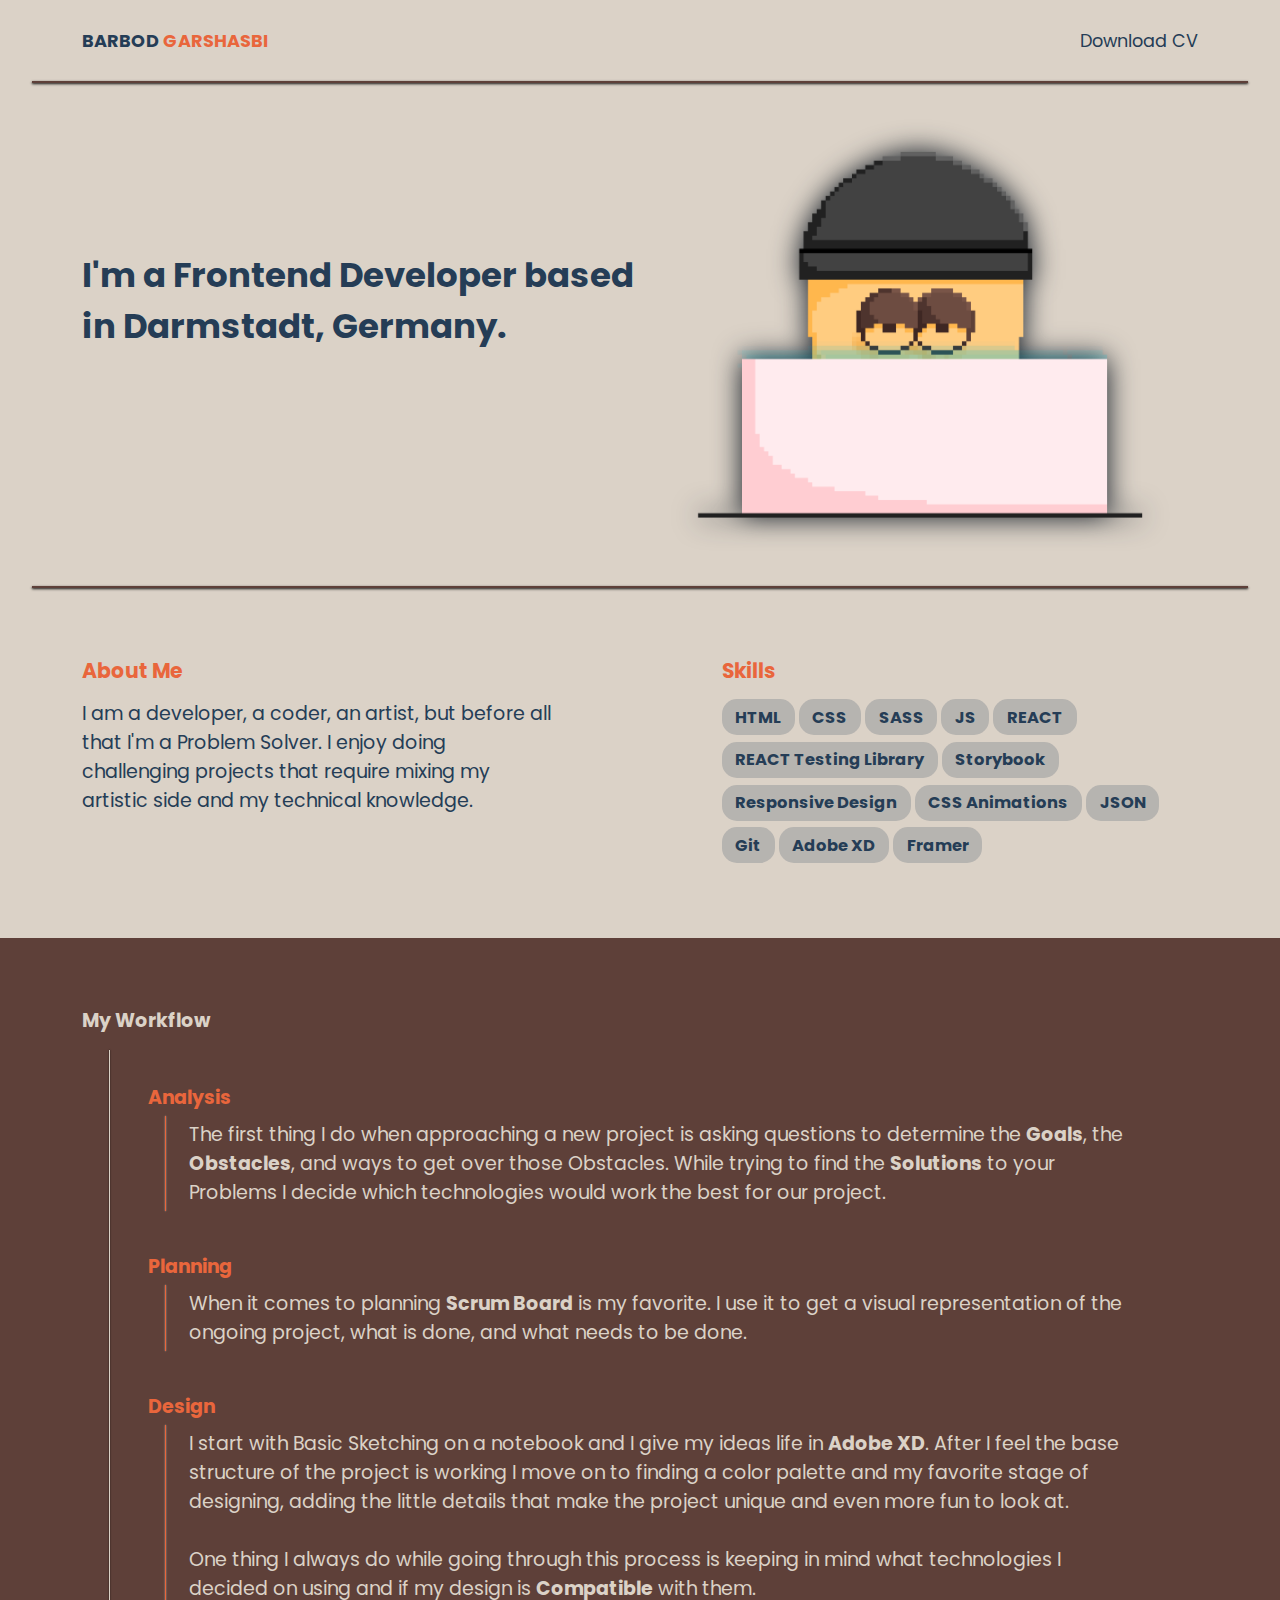
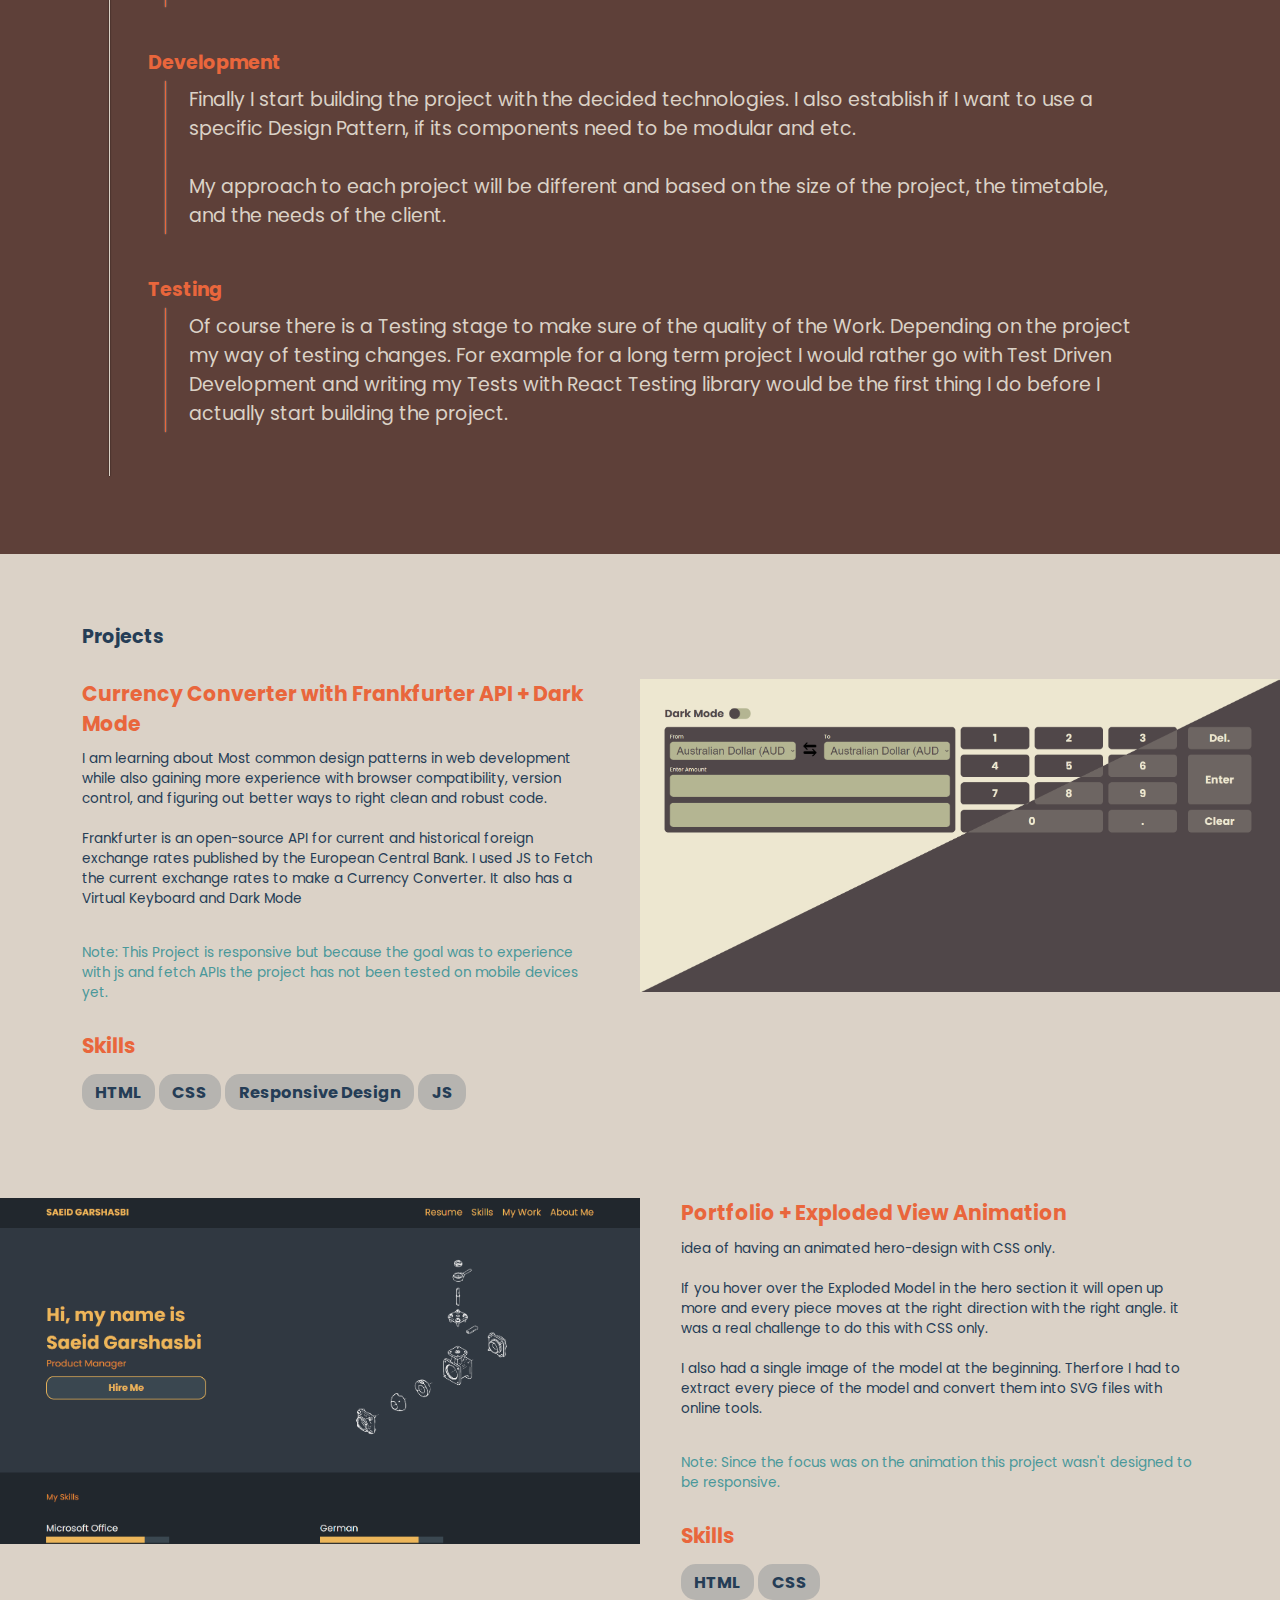
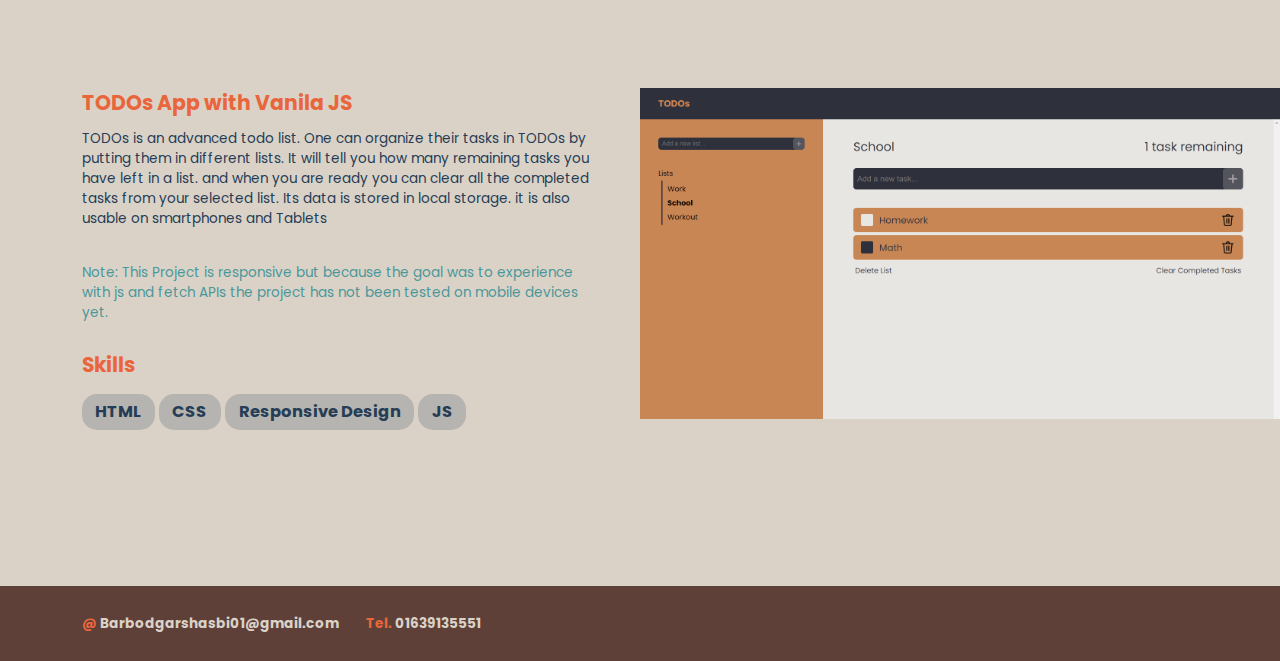
<file: index.html>
<!DOCTYPE html>
<html lang="en">
<head>
    <meta charset="UTF-8">
    <meta http-equiv="X-UA-Compatible" content="IE=edge">
    
    <meta name="viewport" content="width=device-width, maximum-scale=1.0">
    <title>Barbod Garshasbi</title>
    <link rel="stylesheet" href="css/main.css?v=D23012022T1624">
</head>
<body>
    <header class="header">
        <div class="header__container">
            <a href="index.html" class="header__logo">Barbod <span class="header__logo--color-primary">Garshasbi</span></a>
            <ul class="header__ul">
                <li class="header__li"><a href="Files/Barbod-Garshasbi-CV.pdf" class="header__download-cv-btn">Download CV</a></li>
            </ul>
        </div>
    </header>
    
    
    <section class="hero">
        <div class="divider-bar"></div>
        <div class="hero__container">
            <div class="hero__info">
                <h1 class="hero__txt">I'm a Frontend Developer based in Darmstadt, Germany.</h1>
            </div>
            <div class="hero__design">
                <img src="images/hero-design.png" alt="Hero Design" class="hero__design__img">
            </div>
        </div>
    </section>


    <section class="about">  
        <div class="divider-bar"></div>
       <div class="about__container">
            <div class="about__container__item">
                <div class="info --flex-fill-half">
                    <h2 class="info__subhead">About Me</h2> 
                    <p class="info__bio">I am a developer, a coder, an artist, but before all that I'm a Problem Solver. I enjoy doing challenging projects that require mixing my artistic side and my technical knowledge.</p>
                </div>
            </div>
            <div class="about__container__item">
                <div class="skills --flex-fill-half">   
                    <div class="skills__container">
                      <h2 class="skills__subhead">Skills</h2> 
                      <div class="skills__item"> <p class="skills__item-txt">HTML</p></div>
                      <div class="skills__item"> <p class="skills__item-txt">CSS</p></div>
                      <div class="skills__item"> <p class="skills__item-txt">SASS</p></div>
                      <div class="skills__item"> <p class="skills__item-txt">JS</p></div>
                      <div class="skills__item"> <p class="skills__item-txt">REACT</p></div>
                      <div class="skills__item"> <p class="skills__item-txt">REACT Testing Library</p></div>
                      <div class="skills__item"> <p class="skills__item-txt">Storybook</p></div>
                      <div class="skills__item"> <p class="skills__item-txt">Responsive Design</p></div>
                      <div class="skills__item"> <p class="skills__item-txt">CSS Animations</p></div>
                      <div class="skills__item"> <p class="skills__item-txt">JSON</p></div>
                      <div class="skills__item"> <p class="skills__item-txt">Git</p></div>
                      <div class="skills__item"> <p class="skills__item-txt">Adobe XD</p></div>
                      <div class="skills__item"> <p class="skills__item-txt">Framer</p></div>
                    </div>
                  </div>
            </div>
            
       </div>
    </section>

    <section class="my-workflow">
        <div class="my-workflow__container">
            <div class="my_list">
                <p class="my_list__title">My Workflow</p>
                <div class="my_list__content">
                    <div class="my_list__content-bar"></div>
                    <div class="my_list__item">
                        <p class="my_list__item__subhead">Analysis</p>
                        <div class="my_list__item__content">
                            <div class="my_list__item__content-bar"></div>
                            The first thing I do when approaching a new project is asking questions to determine the 
                            <span class="my_list__item__content--bold">Goals</span>, the <span class="my_list__item__content--bold">Obstacles</span>, 
                            and ways to get over those Obstacles. While trying to find the <span class="my_list__item__content--bold">Solutions</span> 
                            to your Problems I decide which technologies would work the best for our project.    
                        </div>
                    </div>
  
                    <div class="my_list__item">
                        <p class="my_list__item__subhead">Planning</p>
                        <div class="my_list__item__content">
                            <div class="my_list__item__content-bar"></div>
                            When it comes to planning <span class="my_list__item__content--bold">Scrum Board</span> is my favorite. I use it to get a visual representation of the ongoing project, what is done, and what needs to be done.
                        </div>
                    </div>
  
                    <div class="my_list__item">
                        <p class="my_list__item__subhead">Design</p>
                        <div class="my_list__item__content">
                            <div class="my_list__item__content-bar"></div>
                            I start with Basic Sketching on a notebook and I give my ideas life in <span class="my_list__item__content--bold">Adobe XD</span>. After I feel the base structure of the project is working I move on to finding a color palette and my favorite stage of designing, adding the little details that make the project unique and even more fun to look at.
                            <br> <br>
                            One thing I always do while going through this process is keeping in mind what technologies I decided on using and if my design is <span class="my_list__item__content--bold">Compatible</span> with them.
                        </div>
                    </div>
  
                    <div class="my_list__item">
                        <p class="my_list__item__subhead">Development</p>
                        <div class="my_list__item__content">
                            <div class="my_list__item__content-bar"></div>
                            Finally I start building the project with the decided technologies. I also establish if I want to use a specific Design Pattern, if its components need to be modular and etc. 
                            <br> <br>
                            My approach to each project will be different and based on the size of the project, the timetable, and the needs of the client.  </div>
                    </div>
  
                    <div class="my_list__item">
                        <p class="my_list__item__subhead">Testing</p>
                        <div class="my_list__item__content">
                            <div class="my_list__item__content-bar"></div>
                            Of course there is a Testing stage to make sure of the quality of the Work. Depending on the project my way of testing changes. For example for a long term project I would rather go with Test Driven Development and writing my Tests with React Testing library would be the first thing I do before I actually start building the project.
                        </div>
                    </div>

                </div>
            </div>
        </div>
    </section>

    <section class="projects">
        <div class="projects__container">

            <p class="projects__title">Projects</p>
            <div class="project">
                <div class="project__info">
                    <div class="project__info__container">
                        <a href="#" class="project__name">Currency Converter with Frankfurter API + Dark Mode</a>
                        <p class="project__details">
                            I am learning about Most common design patterns in web development while also gaining more experience with browser compatibility, version control, and figuring out better ways to right clean and robust code.
                            <br> <br>
                            Frankfurter is an open-source API for current and historical foreign exchange rates published by the European Central Bank. I used JS to Fetch the current exchange rates to make a Currency Converter. It also has a Virtual Keyboard and Dark Mode

                        </p>
                        <p class="project__note">Note: This Project is responsive but because the goal was to experience with js and fetch APIs the project has not been tested on mobile devices yet.</p>
                    
                        <div class="skills">   
                            <div class="skills__container">
                                <h2 class="skills__subhead">Skills</h2>  
                                <div class="skills__item"> <p class="skills__item-txt">HTML</p></div>
                                <div class="skills__item"> <p class="skills__item-txt">CSS</p></div>
                                <div class="skills__item"> <p class="skills__item-txt">Responsive Design</p></div>
                                <div class="skills__item"> <p class="skills__item-txt">JS</p></div>
                            </div>
                        </div>
                    </div>
                </div>
                <div class="project__screenshot">
                    <img src="images/Currency-Converter.png" alt="Project Screenshot" class="project__screenshot__img">
                </div>
            </div> 

            <div class="project project--fliped">
                <div class="project__info">
                    <div class="project__info__container">
                        <a href="#" class="project__name">Portfolio + Exploded View Animation</a>
                        <p class="project__details">
                            idea of having an animated hero-design with CSS 
                            only.
                            <br><br>
                            If you hover over the Exploded Model in the hero section it will open up more and every piece moves at the right direction with the right angle. it was a real challenge to do this with CSS only.
                            <br><br>
                            I also had a single image of the model at the beginning. Therfore I had to extract every piece of the model and convert them into SVG files with online tools.
                        </p>
                        <p class="project__note">
                            Note: Since the focus was on the animation this project wasn't designed to be responsive.    
                        </p>
                    
                        <div class="skills">   
                            <div class="skills__container">
                                <h2 class="skills__subhead">Skills</h2> 
                                <div class="skills__item"> <p class="skills__item-txt">HTML</p></div>
                                <div class="skills__item"> <p class="skills__item-txt">CSS</p></div>
                            </div>
                        </div>
                    </div>
                </div>
                <div class="project__screenshot">
                    <img src="images/Exploded-View-screenshot.png" alt="Project Screenshot" class="project__screenshot__img">
                </div>
            </div> 

            <div class="project">
                <div class="project__info">
                    <div class="project__info__container">
                        <a href="#" class="project__name">TODOs App with Vanila JS</a>
                        <p class="project__details">
                            TODOs is an advanced todo list. One can organize their tasks in TODOs by putting
                            them in different lists. It will tell you how many remaining tasks you have left in a list. and when you are ready you can clear all the completed tasks from your selected list. Its data is stored in local 
                            storage. it is also usable on smartphones and 
                            Tablets
                        </p>
                        <p class="project__note">Note: This Project is responsive but because the goal was to experience with js and fetch APIs the project has not been tested on mobile devices yet.</p>
                    
                        <div class="skills">   
                            <div class="skills__container">
                                <h2 class="skills__subhead">Skills</h2> 
                                <div class="skills__item"> <p class="skills__item-txt">HTML</p></div>
                                <div class="skills__item"> <p class="skills__item-txt">CSS</p></div>
                                <div class="skills__item"> <p class="skills__item-txt">Responsive Design</p></div>
                                <div class="skills__item"> <p class="skills__item-txt">JS</p></div>
                            </div>
                        </div>
                    </div>
                </div>
                <div class="project__screenshot">
                    <img src="images/TODOs-screenshot.png" alt="Project Screenshot" class="project__screenshot__img">
                </div>
            </div> 

        </div>
    </section>

    <footer class="footer">
        <div class="footer__container">
            <ul class="footer__ul">
                <li><p class="footer__p"><span>@</span> Barbodgarshasbi01@gmail.com</p></li>
                <li><p class="footer__p"><span>Tel.</span> 01639135551</p></li>
            </ul>
        </div>
    </footer>
</body>
</html>
</file>
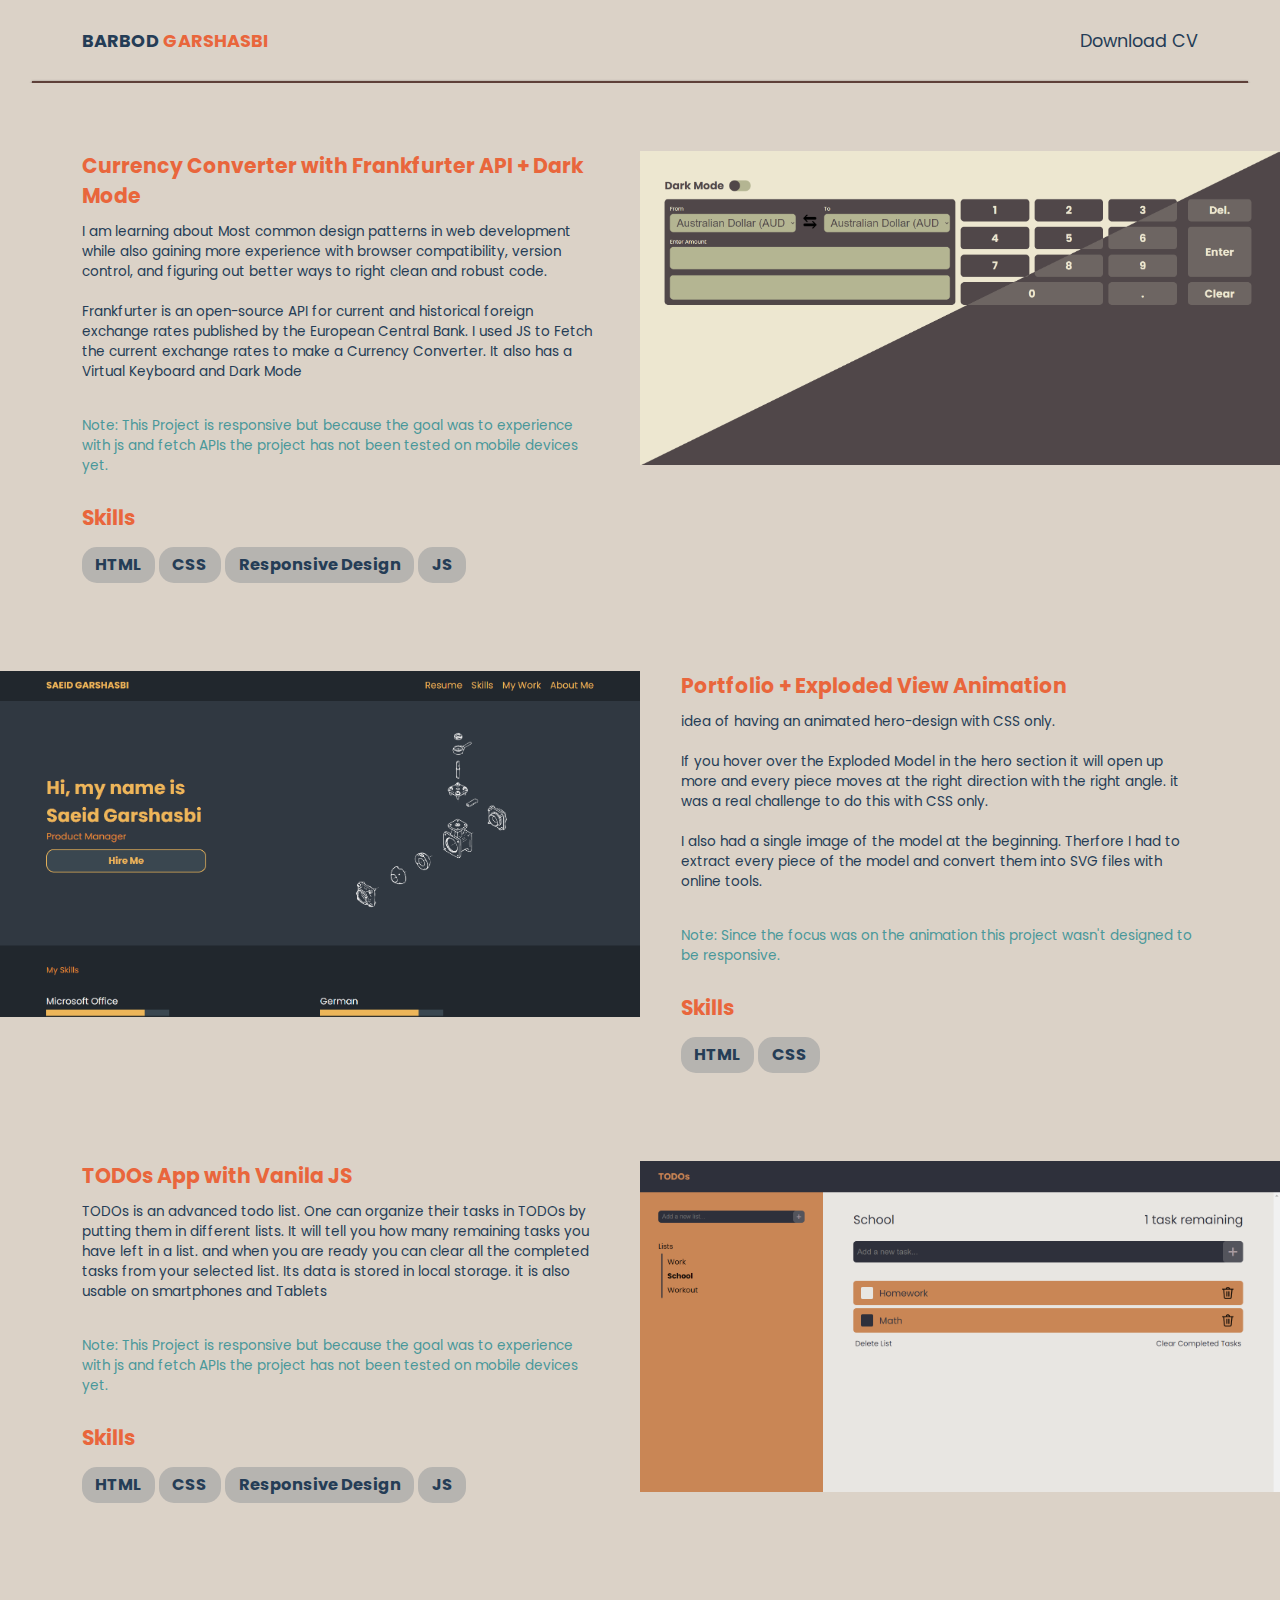
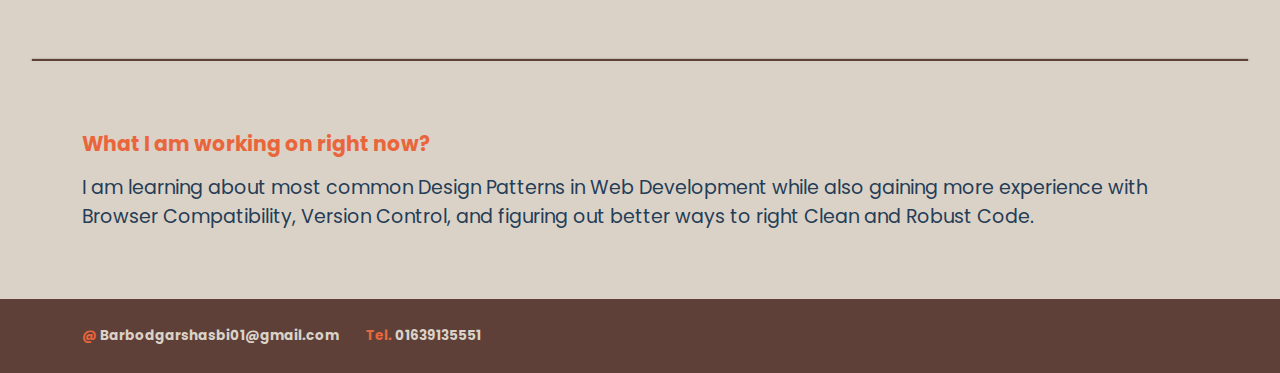
<file: Projects.html>
<!DOCTYPE html>
<html lang="en">
<head>
    <meta charset="UTF-8">
    <meta http-equiv="X-UA-Compatible" content="IE=edge">
    
    <meta name="viewport" content="width=device-width, maximum-scale=1.0">
    <title>Barbod Garshasbi</title>
    <link rel="stylesheet" href="css/main.css?v=D23012022T1624">
</head>
<body>
    <header class="header">
        <div class="header__container">
            <a href="index.html" class="header__logo">Barbod <span class="header__logo--color-primary">Garshasbi</span></a>
            <ul class="header__ul">
                <li class="header__li"><a href="Files/Barbod-Garshasbi-CV.pdf" class="header__download-cv-btn">Download CV</a></li>
            </ul>
        </div>
    </header>
    
    <div class="divider-bar"></div>

    <section class="projects">
        <div class="projects__container">

            <div class="project">
                <div class="project__info">
                    <div class="project__info__container">
                        <a href="#" class="project__name">Currency Converter with Frankfurter API + Dark Mode</a>
                        <p class="project__details">
                            I am learning about Most common design patterns in web development while also gaining more experience with browser compatibility, version control, and figuring out better ways to right clean and robust code.
                            <br> <br>
                            Frankfurter is an open-source API for current and historical foreign exchange rates published by the European Central Bank. I used JS to Fetch the current exchange rates to make a Currency Converter. It also has a Virtual Keyboard and Dark Mode

                        </p>
                        <p class="project__note">Note: This Project is responsive but because the goal was to experience with js and fetch APIs the project has not been tested on mobile devices yet.</p>
                    
                        <div class="skills">   
                            <div class="skills__container">
                                <h2 class="skills__subhead">Skills</h2>  
                                <div class="skills__item"> <p class="skills__item-txt">HTML</p></div>
                                <div class="skills__item"> <p class="skills__item-txt">CSS</p></div>
                                <div class="skills__item"> <p class="skills__item-txt">Responsive Design</p></div>
                                <div class="skills__item"> <p class="skills__item-txt">JS</p></div>
                            </div>
                        </div>
                    </div>
                </div>
                <div class="project__screenshot">
                    <img src="images/Currency-Converter.png" alt="Project Screenshot" class="project__screenshot__img">
                </div>
            </div> 

            <div class="project project--fliped">
                <div class="project__info">
                    <div class="project__info__container">
                        <a href="#" class="project__name">Portfolio + Exploded View Animation</a>
                        <p class="project__details">
                            idea of having an animated hero-design with CSS 
                            only.
                            <br><br>
                            If you hover over the Exploded Model in the hero section it will open up more and every piece moves at the right direction with the right angle. it was a real challenge to do this with CSS only.
                            <br><br>
                            I also had a single image of the model at the beginning. Therfore I had to extract every piece of the model and convert them into SVG files with online tools.
                        </p>
                        <p class="project__note">
                            Note: Since the focus was on the animation this project wasn't designed to be responsive.    
                        </p>
                    
                        <div class="skills">   
                            <div class="skills__container">
                                <h2 class="skills__subhead">Skills</h2> 
                                <div class="skills__item"> <p class="skills__item-txt">HTML</p></div>
                                <div class="skills__item"> <p class="skills__item-txt">CSS</p></div>
                            </div>
                        </div>
                    </div>
                </div>
                <div class="project__screenshot">
                    <img src="images/Exploded-View-screenshot.png" alt="Project Screenshot" class="project__screenshot__img">
                </div>
            </div> 

            <div class="project">
                <div class="project__info">
                    <div class="project__info__container">
                        <a href="#" class="project__name">TODOs App with Vanila JS</a>
                        <p class="project__details">
                            TODOs is an advanced todo list. One can organize their tasks in TODOs by putting
                            them in different lists. It will tell you how many remaining tasks you have left in a list. and when you are ready you can clear all the completed tasks from your selected list. Its data is stored in local 
                            storage. it is also usable on smartphones and 
                            Tablets
                        </p>
                        <p class="project__note">Note: This Project is responsive but because the goal was to experience with js and fetch APIs the project has not been tested on mobile devices yet.</p>
                    
                        <div class="skills">   
                            <div class="skills__container">
                                <h2 class="skills__subhead">Skills</h2> 
                                <div class="skills__item"> <p class="skills__item-txt">HTML</p></div>
                                <div class="skills__item"> <p class="skills__item-txt">CSS</p></div>
                                <div class="skills__item"> <p class="skills__item-txt">Responsive Design</p></div>
                                <div class="skills__item"> <p class="skills__item-txt">JS</p></div>
                            </div>
                        </div>
                    </div>
                </div>
                <div class="project__screenshot">
                    <img src="images/TODOs-screenshot.png" alt="Project Screenshot" class="project__screenshot__img">
                </div>
            </div> 

        </div>
    </section>

    <div class="divider-bar"></div>

    <section class="working-on-rn">  
        <div class="working-on-rn__container">
            <div class="info">
                <h2 class="info__subhead">What I am working on right now?</h2> 
                <p class="info__bio">
                    I am learning about most common Design Patterns in Web Development while also gaining more experience with Browser Compatibility, Version Control, and figuring out better ways to right Clean and Robust Code.
                </p>
            </div>
        </div>
     </section>
 
    <footer class="footer">
        <div class="footer__container">
            <ul class="footer__ul">
                <li><p class="footer__p"><span>@</span> Barbodgarshasbi01@gmail.com</p></li>
                <li><p class="footer__p"><span>Tel.</span> 01639135551</p></li>
            </ul>
        </div>
    </footer>
</body>
</html>
</file>
<file: css/main.css>
@import url("https://fonts.googleapis.com/css2?family=Poppins:wght@400;700&display=swap");
body {
  background-color: #DBD2C7;
  margin: 0;
  padding: 0;
  font-family: 'Poppins', sans-serif;
}

a, li, h1, h2, p {
  text-decoration: none;
  margin: 0;
  padding: 0;
  z-index: 9999;
}

ul {
  display: inline;
  margin: 0;
  padding: 0;
}

li {
  display: inline;
  list-style-type: none;
  margin: 0;
  padding: 0;
}

.--flex-fill-half {
  -webkit-box-flex: 1;
      -ms-flex: 1;
          flex: 1;
}

.divider-bar {
  background-color: #5E4039;
  height: 2px;
  width: 95%;
  margin: auto;
  -webkit-box-shadow: 0 1px 2.5px;
          box-shadow: 0 1px 2.5px;
}

.header {
  background-color: #DBD2C7;
}

.header .header__container {
  display: -webkit-box;
  display: -ms-flexbox;
  display: flex;
  padding: 2rem 6rem;
  -webkit-box-pack: justify;
      -ms-flex-pack: justify;
          justify-content: space-between;
  font-size: 1.3rem;
}

.header .header__logo {
  text-transform: uppercase;
  font-weight: bold;
  color: #253D56;
}

.header .header__logo .header__logo--color-primary {
  color: #E9663C;
}

.header .header__ul {
  display: inline;
}

.header .header__ul .header__li {
  display: inline;
  margin-left: 4rem;
}

.header .header__ul .header__li .header__download-cv-btn:hover {
  color: #E9663C;
}

.header .header__download-cv-btn {
  color: #253D56;
}

.hero {
  background-color: #DBD2C7;
}

.hero .hero__container {
  display: -webkit-box;
  display: -ms-flexbox;
  display: flex;
  padding: 5rem 6rem;
}

.hero .hero__txt {
  color: #253D56;
  font-size: 2.5rem;
  margin-bottom: 5rem;
}

.hero .hero__info {
  width: 50%;
  display: -webkit-box;
  display: -ms-flexbox;
  display: flex;
  -webkit-box-align: center;
      -ms-flex-align: center;
          align-items: center;
}

.hero .hero__design {
  width: 50%;
  height: 100%;
  display: -webkit-box;
  display: -ms-flexbox;
  display: flex;
  -webkit-box-pack: center;
      -ms-flex-pack: center;
          justify-content: center;
  -webkit-box-align: center;
      -ms-flex-align: center;
          align-items: center;
}

.hero .hero__design__img {
  width: 80%;
  -webkit-filter: drop-shadow(0 0 1rem #0e1721);
          filter: drop-shadow(0 0 1rem #0e1721);
}

.about {
  background-color: #DBD2C7;
}

.about .about__container {
  display: -webkit-box;
  display: -ms-flexbox;
  display: flex;
  -webkit-box-pack: justify;
      -ms-flex-pack: justify;
          justify-content: space-between;
}

.about .about__container .about__container__item {
  -webkit-box-flex: 1;
      -ms-flex: 1;
          flex: 1;
  padding: 5rem 6rem;
}

.info .info__bio {
  color: #253D56;
  font-size: 1.4rem;
}

.info .info__subhead {
  color: #E9663C;
  margin-bottom: 1rem;
  font-weight: bold;
}

.info--dark-backround .info__bio {
  color: #DBD2C7;
}

.info--dark-backround .info__subhead {
  color: #E9663C;
}

.skills .skills__subhead {
  color: #E9663C;
  margin-bottom: 1rem;
  font-weight: bold;
}

.skills .skills__item {
  display: inline-block;
  border-radius: 15px;
  background-color: rgba(37, 61, 86, 0.2);
  padding: 0.4rem 1rem;
  margin-bottom: .5rem;
}

.skills .skills__item .skills__item-txt {
  display: inline;
  color: #253D56;
  font-weight: bold;
  font-size: 1.2rem;
}

.skills .skills__item--dark-background {
  display: inline-block;
  border-radius: 15px;
  background-color: rgba(144, 169, 168, 0.35);
  padding: 0.4rem 1rem;
  margin-bottom: .5rem;
}

.skills .skills__item--dark-background p {
  display: inline;
  color: #253D56;
  font-weight: bold;
  font-size: 1.2rem;
}

.projects {
  background-color: #DBD2C7;
}

.projects .projects__title {
  margin-left: 6rem;
  margin-bottom: 2rem;
  font-size: 1.4rem;
  font-weight: bold;
  color: #253D56;
}

.projects .projects__container {
  display: block;
  padding: 5rem 0rem;
}

.projects .projects__subhead {
  color: #E9663C;
  margin-bottom: 2.5rem;
  margin-left: 6rem;
}

.projects .project {
  display: -webkit-box;
  display: -ms-flexbox;
  display: flex;
  margin-bottom: 6rem;
}

.projects .project .project__info {
  display: -webkit-box;
  display: -ms-flexbox;
  display: flex;
  -webkit-box-pack: start;
      -ms-flex-pack: start;
          justify-content: flex-start;
  width: 50%;
}

.projects .project .project__info .project__info__container {
  padding-left: 6rem;
  padding-right: 3rem;
}

.projects .project .project__info .project__name {
  display: block;
  color: #E9663C;
  font-weight: bold;
  font-size: 1.5rem;
  margin-bottom: .8rem;
}

.projects .project .project__info .project__details {
  width: 100%;
  color: #253D56;
  margin-bottom: 2.5rem;
}

.projects .project .project__info .project__note {
  color: #4A989A;
  margin-bottom: 2rem;
}

.projects .project .project__screenshot {
  display: -webkit-box;
  display: -ms-flexbox;
  display: flex;
  -webkit-box-align: start;
      -ms-flex-align: start;
          align-items: flex-start;
  height: auto;
  width: 50%;
}

.projects .project .project__screenshot .project__screenshot__img {
  width: 100%;
}

.projects .project--fliped {
  -webkit-box-orient: horizontal;
  -webkit-box-direction: reverse;
      -ms-flex-direction: row-reverse;
          flex-direction: row-reverse;
}

.projects .project--fliped .project__info {
  -webkit-box-pack: end;
      -ms-flex-pack: end;
          justify-content: flex-end;
}

.projects .project--fliped .project__info .project__info__container {
  padding-left: 3rem;
  padding-right: 6rem;
}

.projects .project--fliped .project__screenshot {
  -webkit-box-pack: start;
      -ms-flex-pack: start;
          justify-content: flex-start;
}

.footer {
  background-color: #5E4039;
}

.footer .footer__container {
  display: -webkit-box;
  display: -ms-flexbox;
  display: flex;
  padding: 2rem 6rem;
}

.footer .footer__ul {
  display: -webkit-box;
  display: -ms-flexbox;
  display: flex;
  gap: 2rem;
}

.footer .footer__p {
  color: #DBD2C7;
  display: inline;
  font-weight: bold;
}

.footer .footer__p span {
  color: #E9663C;
}

.working-on-rn {
  background-color: #DBD2C7;
}

.working-on-rn .working-on-rn__container {
  display: -webkit-box;
  display: -ms-flexbox;
  display: flex;
  -webkit-box-pack: justify;
      -ms-flex-pack: justify;
          justify-content: space-between;
  padding: 5rem 6rem;
}

.my-workflow {
  background-color: #5E4039;
}

.my-workflow .my-workflow__container {
  padding: 5rem 6rem;
}

.my_list .my_list__title {
  color: #DBD2C7;
  font-weight: bold;
  font-size: 1.4rem;
}

.my_list .my_list__content {
  position: relative;
  margin-top: .3rem;
  padding: .2rem 1.4rem;
  padding-bottom: 1rem;
}

.my_list .my_list__content .my_list__content-bar {
  position: absolute;
  left: 2rem;
  top: 0;
  bottom: 0;
  margin: auto;
  background-color: #DBD2C7;
  width: 1px;
  height: 98%;
  -webkit-box-shadow: 0px 0px 1.5px;
          box-shadow: 0px 0px 1.5px;
}

.my_list .my_list__item {
  margin-top: 3rem;
  margin-bottom: 3rem;
  margin-left: 3.5rem;
}

.my_list .my_list__item .my_list__item__subhead {
  color: #E9663C;
  font-size: 1.4rem;
  font-weight: bold;
}

.my_list .my_list__item .my_list__item__content {
  color: #DBD2C7;
  font-size: 1.4rem;
  margin-top: .3rem;
  position: relative;
  padding: .3rem 3rem;
}

.my_list .my_list__item .my_list__item__content .my_list__item__content--bold {
  font-weight: bold;
}

.my_list .my_list__item .my_list__item__content .my_list__item__content-bar {
  position: absolute;
  left: 1.2rem;
  top: 0;
  bottom: 0;
  margin: auto;
  background-color: #E9663C;
  width: 1px;
  height: 100%;
  -webkit-box-shadow: 0px 0px 1.5px;
          box-shadow: 0px 0px 1.5px;
}

@media screen and (max-width: 1360px) {
  :root {
    font-size: .85rem;
  }
}

@media screen and (max-width: 1055px) {
  :root {
    font-size: .75rem;
  }
}

@media screen and (max-width: 980px) {
  :root {
    font-size: .7rem;
  }
}

@media screen and (max-width: 870px) {
  :root {
    font-size: .65rem;
  }
}

@media screen and (max-width: 800px) {
  :root {
    font-size: .6rem;
  }
}

@media screen and (max-width: 765px) {
  :root {
    font-size: .55rem;
  }
}

@media screen and (max-width: 675px) {
  :root {
    font-size: .55rem;
  }
  .hero .container {
    -webkit-box-orient: vertical;
    -webkit-box-direction: normal;
        -ms-flex-direction: column;
            flex-direction: column;
    -webkit-box-align: center;
        -ms-flex-align: center;
            align-items: center;
    text-align: center;
  }
  .hero .info {
    width: 100%;
  }
  .hero .hero-design {
    width: 100%;
  }
  .hero img {
    width: 80%;
  }
  .info .container {
    -webkit-box-orient: vertical;
    -webkit-box-direction: normal;
        -ms-flex-direction: column;
            flex-direction: column;
    -webkit-box-align: center;
        -ms-flex-align: center;
            align-items: center;
    text-align: center;
  }
  .info .about {
    width: 100%;
  }
  .info .about p.bio, .info .about a.project {
    padding-right: 0;
  }
  .info .skills-cta .inner {
    margin-left: 0;
  }
  .projects h2.subhead {
    text-align: center;
    margin-left: 0rem;
  }
  .projects .project-cta {
    display: block;
  }
  .projects .project-cta .project-info {
    width: 100%;
    margin-bottom: 6rem;
  }
  .projects .project-cta .project-info .project__inner {
    padding-left: 6rem;
    padding-right: 6rem;
  }
  .projects .project-cta .project-screenshot {
    width: 100%;
  }
  .projects .project-cta.project-cta-fliped {
    -webkit-box-orient: vertical;
    -webkit-box-direction: normal;
        -ms-flex-direction: column;
            flex-direction: column;
  }
  .projects .project-cta.project-cta-fliped .project-info {
    width: 100%;
    -webkit-box-pack: center;
        -ms-flex-pack: center;
            justify-content: center;
  }
  .projects .project-cta.project-cta-fliped .project-info .project__inner {
    padding-left: 6rem;
    padding-right: 6rem;
  }
  .projects .project-cta.project-cta-fliped .project-screenshot {
    width: 100%;
  }
  .footer .footer__container {
    -webkit-box-pack: center;
        -ms-flex-pack: center;
            justify-content: center;
  }
  .footer .footer__ul {
    display: -webkit-box;
    display: -ms-flexbox;
    display: flex;
    gap: 2rem;
  }
  .footer .footer__p {
    text-align: center;
    margin-right: 0;
  }
}

@media screen and (max-width: 445px) {
  :root {
    font-size: .45rem;
  }
}

@media screen and (max-width: 350px) {
  :root {
    font-size: .35rem;
  }
}
/*# sourceMappingURL=main.css.map */
</file>
